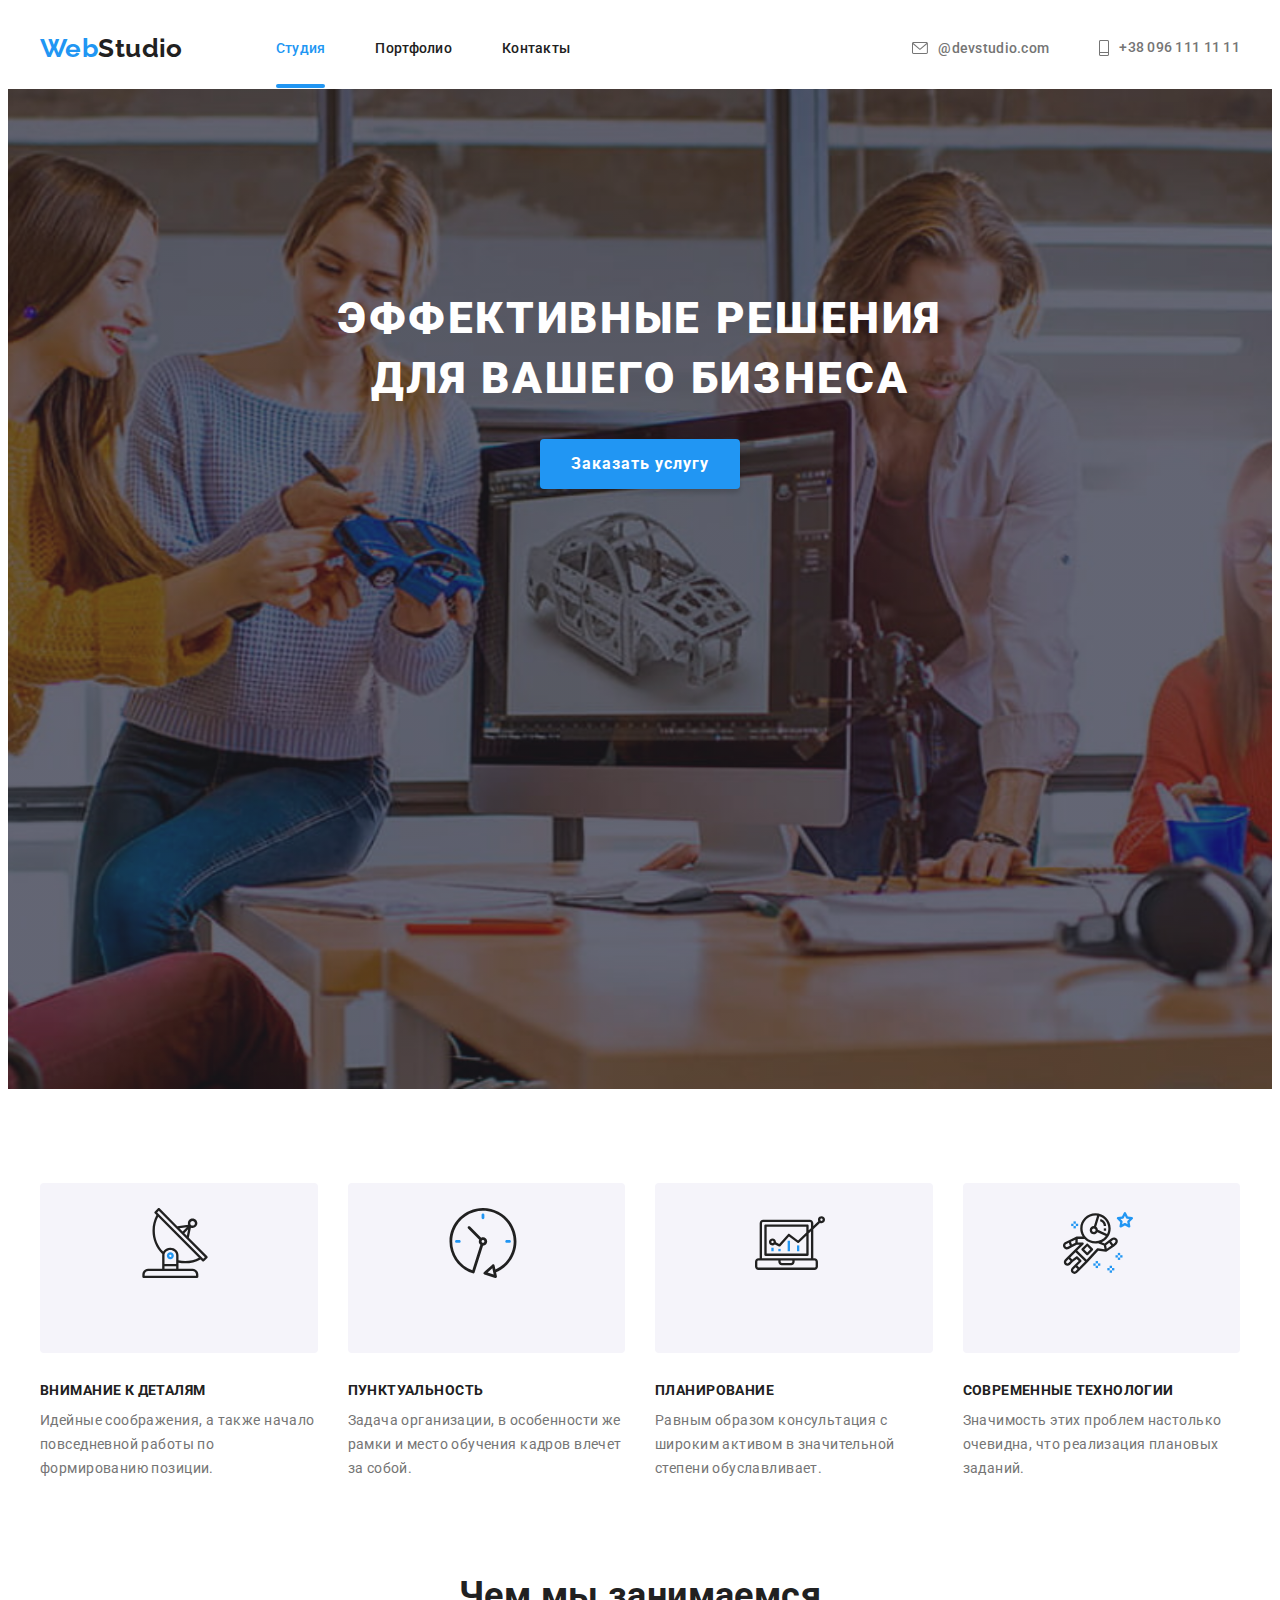
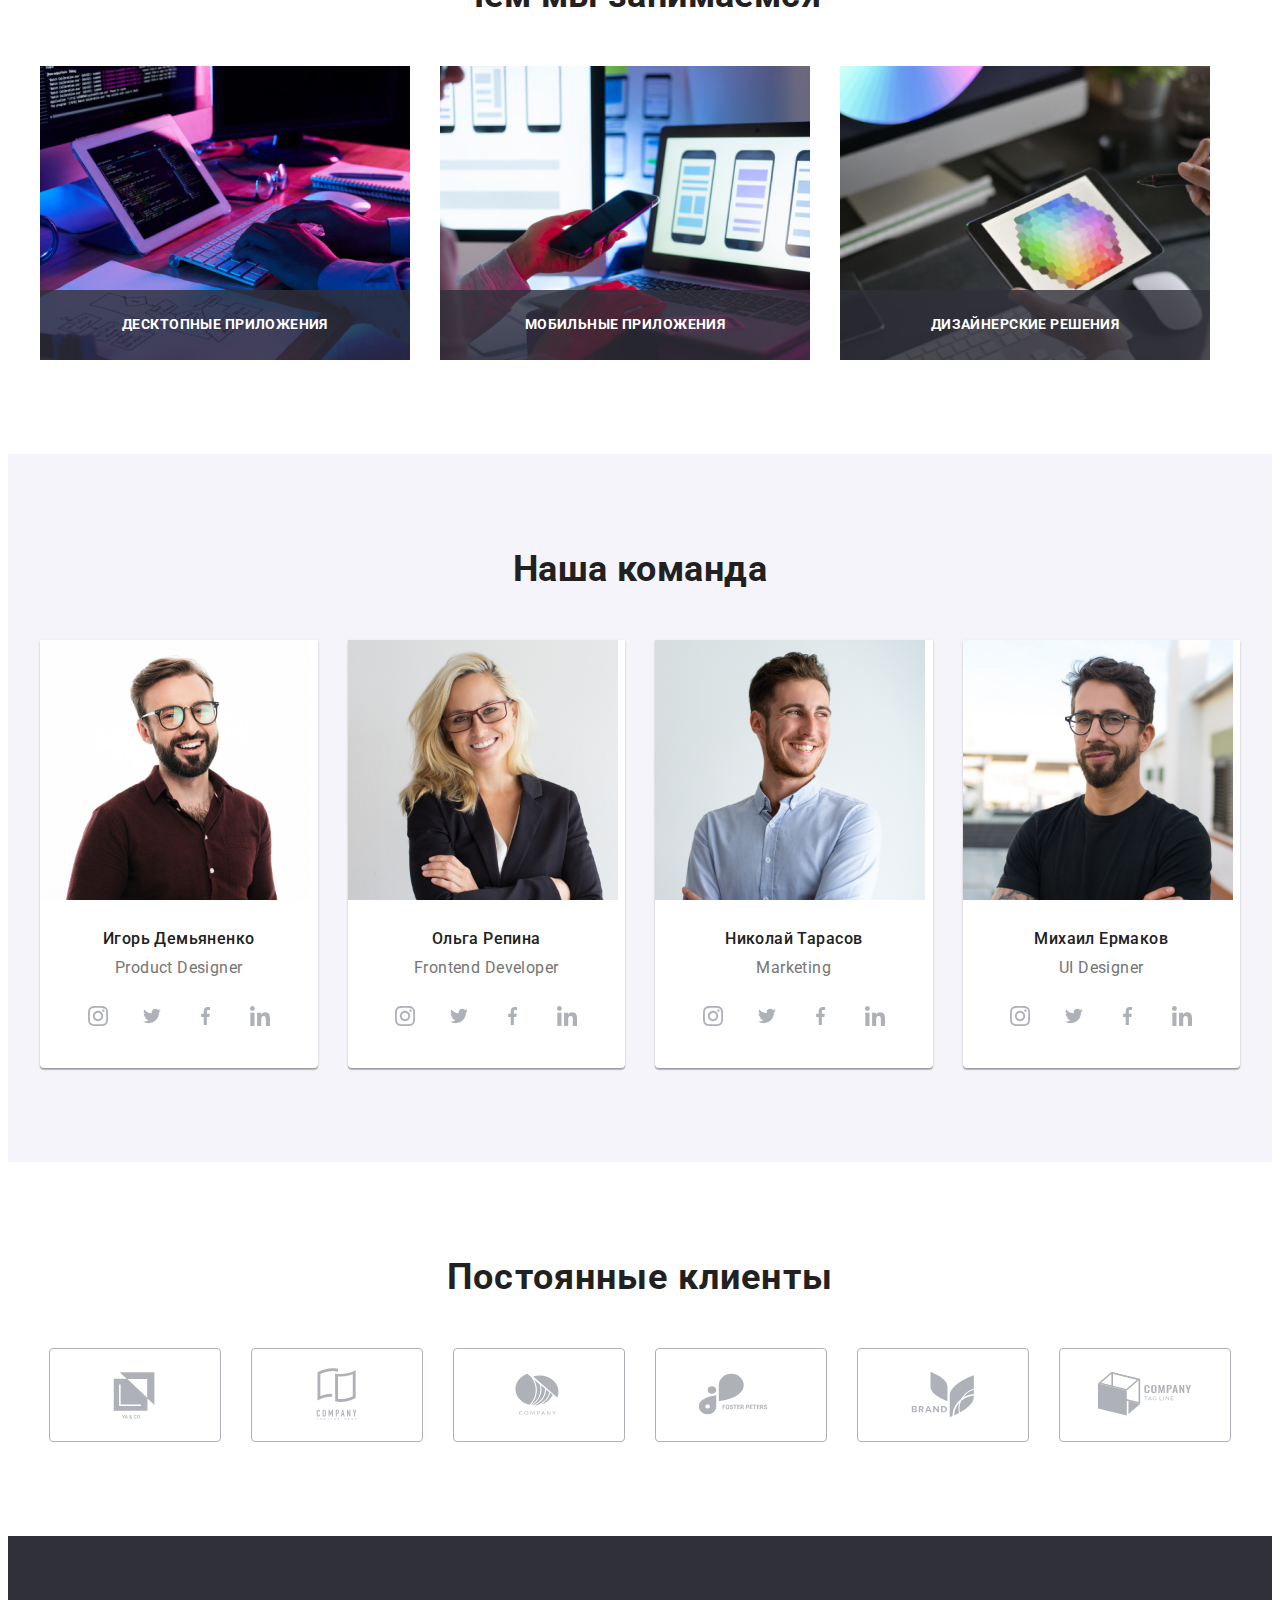
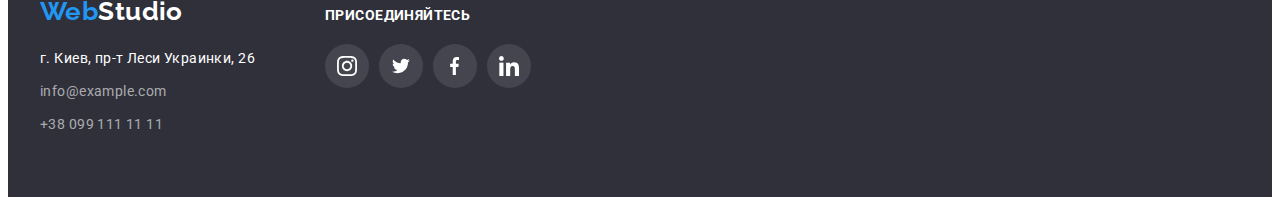
<file: index.html>
<!DOCTYPE html>
<html lang="en">
  <head>
    <meta charset="UTF-8" />
    <meta http-equiv="X-UA-Compatible" content="IE=edge" />
    <meta name="viewport" content="width=device-width, initial-scale=1.0" />
    <link
      rel="stylesheet"
      href="https://cdnjs.cloudflare.com/ajax/libs/modern-normalize/1.1.0/modern-normalize.min.css"
      integrity="sha512-wpPYUAdjBVSE4KJnH1VR1HeZfpl1ub8YT/NKx4PuQ5NmX2tKuGu6U/JRp5y+Y8XG2tV+wKQpNHVUX03MfMFn9Q=="
      crossorigin="anonymous"
      referrerpolicy="no-referrer"
    />
    <link rel="stylesheet" href="./css/styles.css" />
    <link rel="preconnect" href="https://fonts.googleapis.com" />
    <link rel="preconnect" href="https://fonts.gstatic.com" crossorigin />
    <link
      href="https://fonts.googleapis.com/css2?family=Roboto:wght@300;400;500;700&display=swap"
      rel="stylesheet"
    />
    <link
      href="https://fonts.googleapis.com/css2?family=Raleway:wght@400;500;700&family=Roboto:wght@300;400;500;700&display=swap"
      rel="stylesheet"
    />
    <title>WebStudio</title>
  </head>
  <body>
    <header class="header">
      <div class="container">
        <nav class="header-nav">
          <a href="./index.html" class="header-logo"><span>Web</span>Studio</a>
          <ul class="header-list">
            <li class="header-item"><a href="" class="header-link studio">Студия</a></li>
            <li class="header-item">
              <a href="../goit-markup-hw-05/portfolio.html" class="header-link">Портфолио</a>
            </li>
            <li class="header-item"><a href="" class="header-link">Контакты</a></li>
          </ul>
        </nav>
        <ul class="header-list header-contacts">
          <li class="item-contacts">
            <a href="mailto:info@devstudio.com" class="link-contacts">
              <svg class="header-icon" width="16" height="12">
                <use href="./images/sprite.svg#icon-envelope"></use></svg
              >@devstudio.com</a
            >
          </li>
          <li class="item-contacts">
            <a href="tel:+380961111111" class="link-contacts"
              ><svg class="header-icon" width="10" height="16">
                <use href="./images/sprite.svg#icon-tel"></use></svg
              >+38 096 111 11 11</a
            >
          </li>
        </ul>
      </div>
    </header>
    <main>
      <section class="hero">
        <div class="container">
          <h1 class="hero-title">Эффективные решения для вашего бизнеса</h1>
          <button type="button" class="hero-btn" data-modal-open>Заказать услугу</button>
        </div>
      </section>
      <section class="pref">
        <div class="container">
          <h2 class="visually-hidden">Преимущества</h2>
          <ul class="pref-list">
            <li class="pref-item">
              <div class="pref-block">
                <svg class="pref-icon" width="70" height="70">
                  <use href="./images/sprite.svg#icon-antenna"></use>
                </svg>
              </div>
              <h3 class="pref-title">Внимание к деталям</h3>
              <p class="pref-text">
                Идейные соображения, а также начало повседневной работы по формированию позиции.
              </p>
            </li>
            <li class="pref-item">
              <div class="pref-block">
                <svg class="pref-icon" width="70" height="70">
                  <use href="./images/sprite.svg#icon-clock"></use>
                </svg>
              </div>
              <h3 class="pref-title">Пунктуальность</h3>
              <p class="pref-text">
                Задача организации, в особенности же рамки и место обучения кадров влечет за собой.
              </p>
            </li>
            <li class="pref-item">
              <div class="pref-block">
                <svg class="pref-icon" width="70" height="70">
                  <use href="./images/sprite.svg#icon-diagram"></use>
                </svg>
              </div>
              <h3 class="pref-title">Планирование</h3>
              <p class="pref-text">
                Равным образом консультация с широким активом в значительной степени обуславливает.
              </p>
            </li>
            <li class="pref-item">
              <div class="pref-block">
                <svg class="pref-icon" width="70" height="70">
                  <use href="./images/sprite.svg#icon-astronaut"></use>
                </svg>
              </div>
              <h3 class="pref-title">Современные технологии</h3>
              <p class="pref-text">
                Значимость этих проблем настолько очевидна, что реализация плановых заданий.
              </p>
            </li>
          </ul>
        </div>
      </section>
      <section class="work section">
        <div class="container">
          <h2 class="work-title">Чем мы занимаемся</h2>
          <ul class="work-list">
            <li class="work-item">
              <img src="./images/1.jpg" alt="картинка 1" width="370" />
              <p class="work-item-text">Десктопные приложения</p>
            </li>
            <li class="work-item">
              <img src="./images/2.jpg" alt="картинка 2" width="370" />
              <p class="work-item-text">Мобильные приложения</p>
            </li>
            <li class="work-item">
              <img src="./images/3.jpg" alt="картинка 3" width="370" />
              <p class="work-item-text">Дизайнерские решения</p>
            </li>
          </ul>
        </div>
      </section>
      <section class="team section">
        <div class="container">
          <h2 class="team-title">Наша команда</h2>
          <ul class="team-list">
            <li class="team-item">
              <img src="./images/p1.jpg" alt="работник1" width="270" />
              <div class="team-item-wrap">
                <h3 class="team-worker">Игорь Демьяненко</h3>
                <p class="team-text">Product Designer</p>
                <ul class="soc-icons">
                  <li class="team-soc-item">
                    <a href="" class="team-soc-link">
                      <svg class="icon-team" width="20" height="20">
                        <use href="./images/sprite.svg#icon-instagram"></use>
                      </svg>
                    </a>
                  </li>
                  <li class="team-soc-item">
                    <a href="" class="team-soc-link">
                      <svg class="icon-team" width="20" height="16">
                        <use href="./images/sprite.svg#icon-twitter"></use>
                      </svg>
                    </a>
                  </li>
                  <li class="team-soc-item">
                    <a href="" class="team-soc-link">
                      <svg class="icon-team" width="10" height="20">
                        <use href="./images/sprite.svg#icon-facebook"></use>
                      </svg>
                    </a>
                  </li>
                  <li class="team-soc-item">
                    <a href="" class="team-soc-link">
                      <svg class="icon-team" width="20" height="20">
                        <use href="./images/sprite.svg#icon-linkedin"></use>
                      </svg>
                    </a>
                  </li>
                </ul>
              </div>
            </li>
            <li class="team-item">
              <img src="./images/p2.jpg" alt="работник2" width="270" />
              <div class="team-item-wrap">
                <h3 class="team-worker">Ольга Репина</h3>
                <p class="team-text">Frontend Developer</p>

                <ul class="soc-icons">
                  <li class="team-soc-item">
                    <a href="" class="team-soc-link">
                      <svg class="icon-team" width="20" height="20">
                        <use href="./images/sprite.svg#icon-instagram"></use>
                      </svg>
                    </a>
                  </li>
                  <li class="team-soc-item">
                    <a href="" class="team-soc-link">
                      <svg class="icon-team" width="20" height="16">
                        <use href="./images/sprite.svg#icon-twitter"></use>
                      </svg>
                    </a>
                  </li>
                  <li class="team-soc-item">
                    <a href="" class="team-soc-link">
                      <svg class="icon-team" width="10" height="20">
                        <use href="./images/sprite.svg#icon-facebook"></use>
                      </svg>
                    </a>
                  </li>
                  <li class="team-soc-item">
                    <a href="" class="team-soc-link">
                      <svg class="icon-team" width="20" height="20">
                        <use href="./images/sprite.svg#icon-linkedin"></use>
                      </svg>
                    </a>
                  </li>
                </ul>
              </div>
            </li>
            <li class="team-item">
              <img src="./images/p3.jpg" alt="работник3" width="270" />
              <div class="team-item-wrap">
                <h3 class="team-worker">Николай Тарасов</h3>
                <p class="team-text">Marketing</p>

                <ul class="soc-icons">
                  <li class="team-soc-item">
                    <a href="" class="team-soc-link">
                      <svg class="icon-team" width="20" height="20">
                        <use href="./images/sprite.svg#icon-instagram"></use>
                      </svg>
                    </a>
                  </li>
                  <li class="team-soc-item">
                    <a href="" class="team-soc-link">
                      <svg class="icon-team" width="20" height="16">
                        <use href="./images/sprite.svg#icon-twitter"></use>
                      </svg>
                    </a>
                  </li>
                  <li class="team-soc-item">
                    <a href="" class="team-soc-link">
                      <svg class="icon-team" width="10" height="20">
                        <use href="./images/sprite.svg#icon-facebook"></use>
                      </svg>
                    </a>
                  </li>
                  <li class="team-soc-item">
                    <a href="" class="team-soc-link">
                      <svg class="icon-team" width="20" height="20">
                        <use href="./images/sprite.svg#icon-linkedin"></use>
                      </svg>
                    </a>
                  </li>
                </ul>
              </div>
            </li>
            <li class="team-item">
              <img src="./images/p4.jpg" alt="работник4" width="270" />
              <div class="team-item-wrap">
                <h3 class="team-worker">Михаил Ермаков</h3>
                <p class="team-text">UI Designer</p>

                <ul class="soc-icons">
                  <li class="team-soc-item">
                    <a href="" class="team-soc-link">
                      <svg class="icon-team" width="20" height="20">
                        <use href="./images/sprite.svg#icon-instagram"></use>
                      </svg>
                    </a>
                  </li>
                  <li class="team-soc-item">
                    <a href="" class="team-soc-link">
                      <svg class="icon-team" width="20" height="16">
                        <use href="./images/sprite.svg#icon-twitter"></use>
                      </svg>
                    </a>
                  </li>
                  <li class="team-soc-item">
                    <a href="" class="team-soc-link">
                      <svg class="icon-team" width="10" height="20">
                        <use href="./images/sprite.svg#icon-facebook"></use>
                      </svg>
                    </a>
                  </li>
                  <li class="team-soc-item">
                    <a href="" class="team-soc-link">
                      <svg class="icon-team" width="20" height="20">
                        <use href="./images/sprite.svg#icon-linkedin"></use>
                      </svg>
                    </a>
                  </li>
                </ul>
              </div>
            </li>
          </ul>
        </div>
      </section>
      <section class="clients section">
        <div class="container">
          <h2 class="clients-title">Постоянные клиенты</h2>
          <ul class="clients-list">
            <li class="clients-item">
              <a href="" class="clients-link">
                <svg class="clients-icon" width="106" height="60">
                  <use href="./images/sprite.svg#icon-Logo1"></use>
                </svg>
              </a>
            </li>
            <li class="clients-item">
              <a href="" class="clients-link">
                <svg class="clients-icon" width="106" height="60">
                  <use href="./images/sprite.svg#icon-Logo2"></use>
                </svg>
              </a>
            </li>
            <li class="clients-item">
              <a href="" class="clients-link">
                <svg class="clients-icon" width="106" height="60">
                  <use href="./images/sprite.svg#icon-Logo3"></use>
                </svg>
              </a>
            </li>
            <li class="clients-item">
              <a href="" class="clients-link">
                <svg class="clients-icon" width="106" height="60">
                  <use href="./images/sprite.svg#icon-Logo4"></use>
                </svg>
              </a>
            </li>
            <li class="clients-item">
              <a href="" class="clients-link">
                <svg class="clients-icon" width="106" height="60">
                  <use href="./images/sprite.svg#icon-Logo5"></use>
                </svg>
              </a>
            </li>
            <li class="clients-item">
              <a href="" class="clients-link">
                <svg class="clients-icon" width="106" height="60">
                  <use href="./images/sprite.svg#icon-Logo6"></use>
                </svg>
              </a>
            </li>
          </ul>
        </div>
      </section>
    </main>
    <footer class="footer">
      <div class="container">
        <div class="footer-address">
          <a href="./index.html" class="footer-logo"><span>Web</span>Studio</a>
          <address>
            <ul class="footer-list">
              <li class="footer-item">
                <a
                  href="https://goo.gl/maps/t3Y8ttDa6r9vXGK56"
                  target="_blank"
                  rel="noreferrer noopener"
                  class="footer-map footer-link-contacts"
                  >г. Киев, пр-т Леси Украинки, 26</a
                >
              </li>
              <li class="footer-item">
                <a href="mailto:info@example.com" class="footer-link-contacts">info@example.com</a>
              </li>
              <li class="footer-item">
                <a href="tel:+380991111111" class="footer-link-contacts">+38 099 111 11 11</a>
              </li>
            </ul>
          </address>
        </div>
        <div class="footer-connect">
          <h2 class="footer-title">присоединяйтесь</h2>
          <ul class="footer-icons-list">
            <li class="footer-icons-item">
              <a href="" class="footer-link">
                <svg class="icon-footer" width="20" height="20">
                  <use href="./images/sprite.svg#icon-instagram"></use>
                </svg>
              </a>
            </li>
            <li class="footer-icons-item">
              <a href="" class="footer-link">
                <svg class="icon-footer" width="20" height="16">
                  <use href="./images/sprite.svg#icon-twitter"></use>
                </svg>
              </a>
            </li>
            <li class="footer-icons-item">
              <a href="" class="footer-link">
                <svg class="icon-footer" width="10" height="20">
                  <use href="./images/sprite.svg#icon-facebook"></use>
                </svg>
              </a>
            </li>
            <li class="footer-icons-item">
              <a href="" class="footer-link">
                <svg class="icon-footer" width="20" height="20">
                  <use href="./images/sprite.svg#icon-linkedin"></use>
                </svg>
              </a>
            </li>
          </ul>
        </div>
      </div>
    </footer>
    <div class="backdrop is-hidden" data-modal>
      <div class="modal">
        <button type="button" class="modal-close-btn" data-modal-close>
          <svg width="11" height="11">
            <use href="./images/sprite.svg#icon-close-modal"></use>
          </svg>
        </button>
      </div>
    </div>
    <script src="./js/modal.js"></script>
  </body>
</html>
</file>
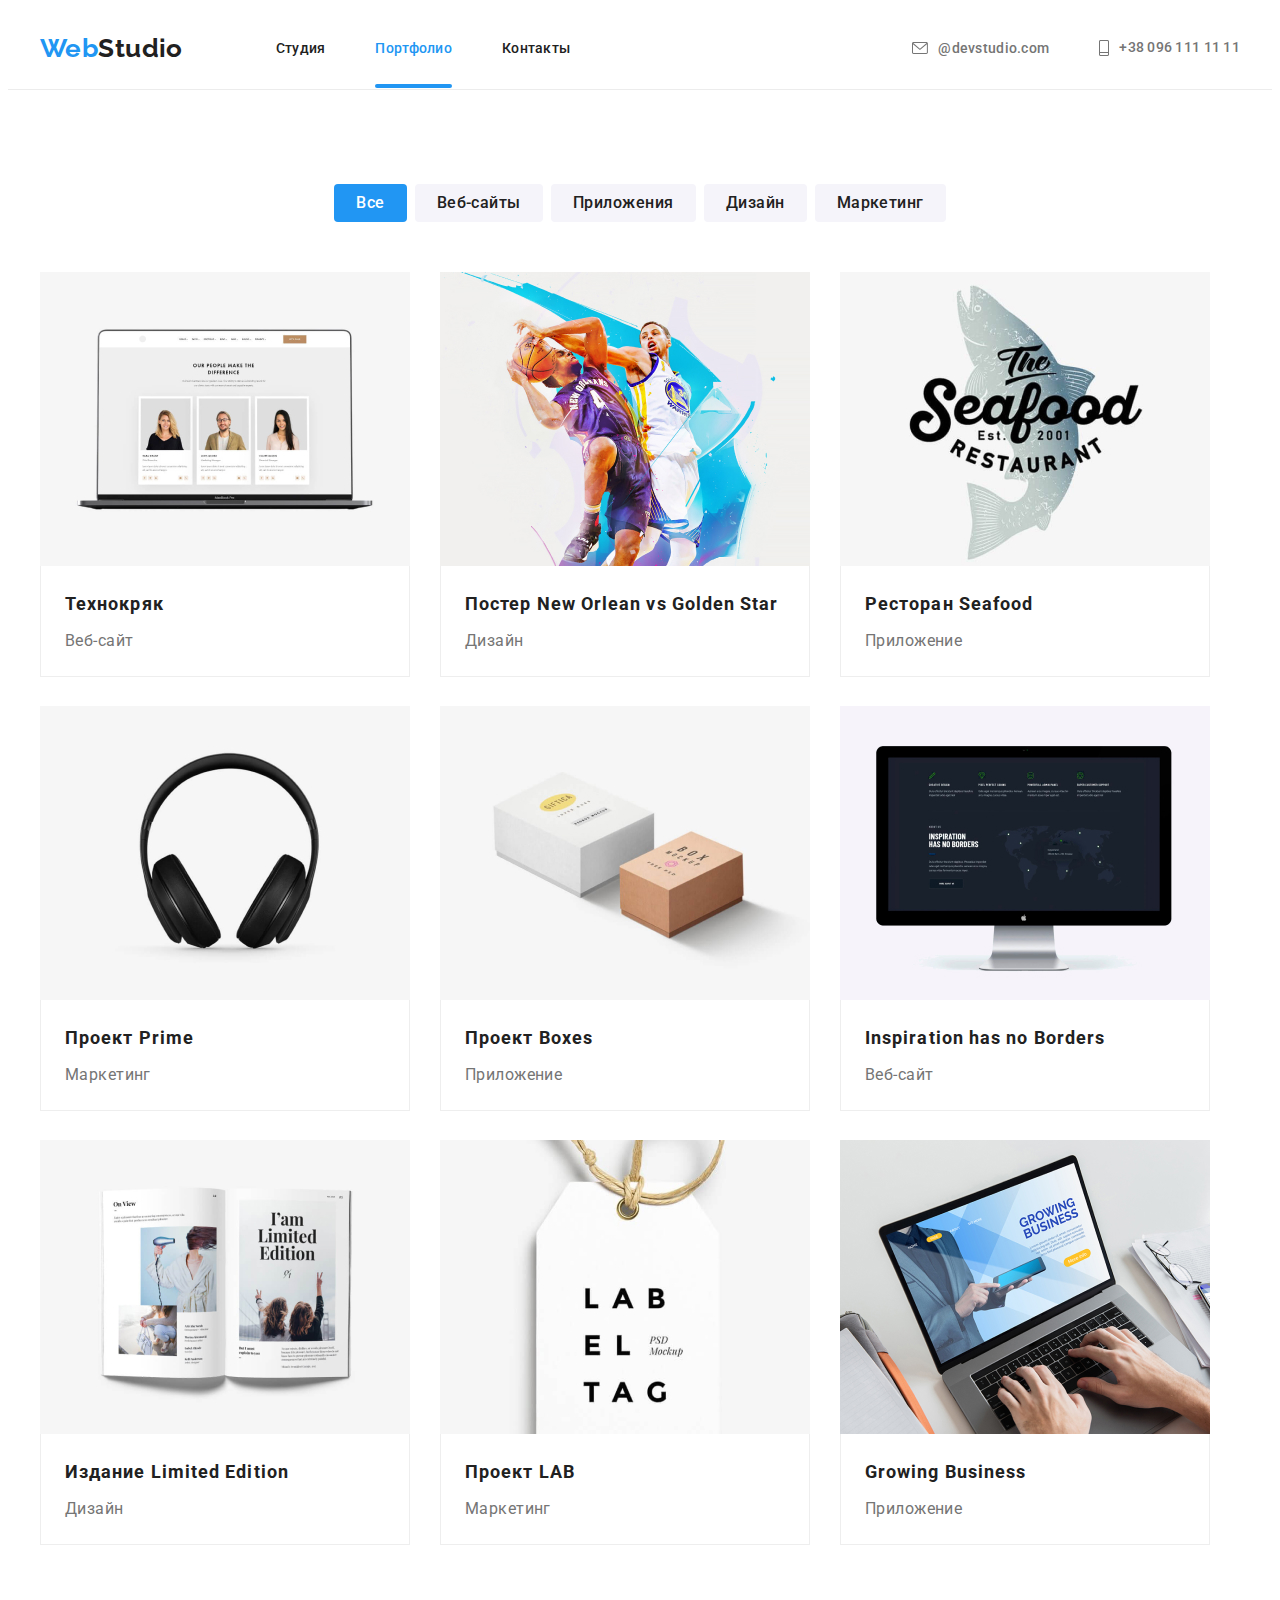
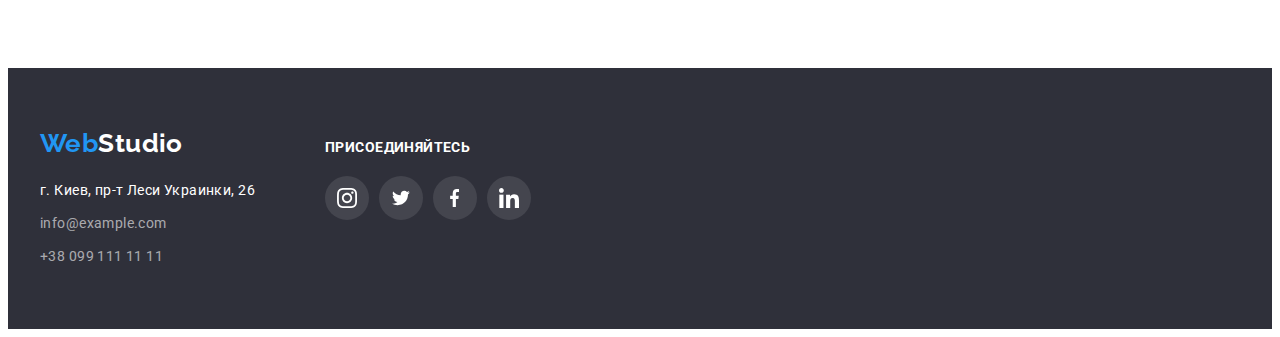
<file: portfolio.html>
<!DOCTYPE html>
<html lang="en">
  <head>
    <meta charset="UTF-8" />
    <meta http-equiv="X-UA-Compatible" content="IE=edge" />
    <meta name="viewport" content="width=device-width, initial-scale=1.0" />
    <link
      rel="stylesheet"
      href="https://cdnjs.cloudflare.com/ajax/libs/modern-normalize/1.1.0/modern-normalize.min.css"
      integrity="sha512-wpPYUAdjBVSE4KJnH1VR1HeZfpl1ub8YT/NKx4PuQ5NmX2tKuGu6U/JRp5y+Y8XG2tV+wKQpNHVUX03MfMFn9Q=="
      crossorigin="anonymous"
      referrerpolicy="no-referrer"
    />
    <link rel="stylesheet" href="./css/styles.css" />
    <link rel="preconnect" href="https://fonts.googleapis.com" />
    <link rel="preconnect" href="https://fonts.gstatic.com" crossorigin />
    <link
      href="https://fonts.googleapis.com/css2?family=Roboto:wght@300;400;500;700&display=swap"
      rel="stylesheet"
    />
    <link
      href="https://fonts.googleapis.com/css2?family=Raleway:wght@400;500;700&family=Roboto:wght@300;400;500;700&display=swap"
      rel="stylesheet"
    />
    <title>Portfolio</title>
  </head>
  <body>
    <header class="header port-header">
      <div class="container">
        <nav class="header-nav">
          <a href="./index.html" class="header-logo"><span>Web</span>Studio</a>
          <ul class="header-list">
            <li class="header-item">
              <a href="../goit-markup-hw-05/index.html" class="header-link">Студия</a>
            </li>
            <li class="header-item">
              <a href="" class="header-link port">Портфолио</a>
            </li>
            <li class="header-item"><a href="" class="header-link">Контакты</a></li>
          </ul>
        </nav>
        <ul class="header-list header-contacts">
          <li class="item-contacts">
            <a href="mailto:info@devstudio.com" class="link-contacts">
              <svg class="header-icon" width="16" height="12">
                <use href="./images/sprite.svg#icon-envelope"></use></svg
              >@devstudio.com</a
            >
          </li>
          <li class="item-contacts">
            <a href="tel:+380961111111" class="link-contacts"
              ><svg class="header-icon" width="10" height="16">
                <use href="./images/sprite.svg#icon-tel"></use></svg
              >+38 096 111 11 11</a
            >
          </li>
        </ul>
      </div>
    </header>
    <main>
      <section class="portfolio section">
        <div class="container">
          <h1 class="portfolio-title">Портфолио</h1>
          <ul class="portfolio-list">
            <li class="portfolio-item">
              <button type="button" class="portfolio-item-btn all">Все</button>
            </li>
            <li class="portfolio-item">
              <button type="button" class="portfolio-item-btn">Веб-сайты</button>
            </li>
            <li class="portfolio-item">
              <button type="button" class="portfolio-item-btn">Приложения</button>
            </li>
            <li class="portfolio-item">
              <button type="button" class="portfolio-item-btn">Дизайн</button>
            </li>
            <li class="portfolio-item">
              <button type="button" class="portfolio-item-btn">Маркетинг</button>
            </li>
          </ul>
          <ul class="list-project">
            <li class="project-item">
              <a href="" class="project-item-link">
                <div class="project-item-wrap">
                  <img src="./images/11.jpg" width="370" alt="проект 1" />
                  <p class="project-top-text">
                    Ресурс предлагает комплексные предложения с разным уровнем функционала и
                    сервисов. Все это позволит посетителю получить исчерпывающие сведения о компании
                    или частном лице.
                  </p>
                </div>
                <div class="project-wrap">
                  <h2 class="project-title">Технокряк</h2>
                  <p class="project-text">Веб-сайт</p>
                </div>
              </a>
            </li>
            <li class="project-item">
              <a href="" class="project-item-link">
                <div class="project-item-wrap">
                  <img src="./images/22.jpg" width="370" alt="проект 2" />
                  <p class="project-top-text">
                    Ресурс предлагает комплексные предложения с разным уровнем функционала и
                    сервисов. Все это позволит посетителю получить исчерпывающие сведения о компании
                    или частном лице.
                  </p>
                </div>
                <div class="project-wrap">
                  <h2 class="project-title">Постер New Orlean vs Golden Star</h2>
                  <p class="project-text">Дизайн</p>
                </div>
              </a>
            </li>
            <li class="project-item">
              <a href="" class="project-item-link">
                <div class="project-item-wrap">
                  <img src="./images/33.jpg" width="370" alt="проект 3" />
                  <p class="project-top-text">
                    Ресурс предлагает комплексные предложения с разным уровнем функционала и
                    сервисов. Все это позволит посетителю получить исчерпывающие сведения о компании
                    или частном лице.
                  </p>
                </div>
                <div class="project-wrap">
                  <h2 class="project-title">Ресторан Seafood</h2>
                  <p class="project-text">Приложение</p>
                </div>
              </a>
            </li>
            <li class="project-item">
              <a href="" class="project-item-link">
                <div class="project-item-wrap">
                  <img src="./images/44.jpg" width="370" alt="проект 4" />
                  <p class="project-top-text">
                    Ресурс предлагает комплексные предложения с разным уровнем функционала и
                    сервисов. Все это позволит посетителю получить исчерпывающие сведения о компании
                    или частном лице.
                  </p>
                </div>
                <div class="project-wrap">
                  <h2 class="project-title">Проект Prime</h2>
                  <p class="project-text">Маркетинг</p>
                </div>
              </a>
            </li>
            <li class="project-item">
              <a href="" class="project-item-link">
                <div class="project-item-wrap">
                  <img src="./images/55.jpg" width="370" alt="проект 5" />
                  <p class="project-top-text">
                    Ресурс предлагает комплексные предложения с разным уровнем функционала и
                    сервисов. Все это позволит посетителю получить исчерпывающие сведения о компании
                    или частном лице.
                  </p>
                </div>
                <div class="project-wrap">
                  <h2 class="project-title">Проект Boxes</h2>
                  <p class="project-text">Приложение</p>
                </div>
              </a>
            </li>
            <li class="project-item">
              <a href="" class="project-item-link">
                <div class="project-item-wrap">
                  <img src="./images/66.jpg" width="370" alt="проект 6" />
                  <p class="project-top-text">
                    Ресурс предлагает комплексные предложения с разным уровнем функционала и
                    сервисов. Все это позволит посетителю получить исчерпывающие сведения о компании
                    или частном лице.
                  </p>
                </div>
                <div class="project-wrap">
                  <h2 class="project-title">Inspiration has no Borders</h2>
                  <p class="project-text">Веб-сайт</p>
                </div>
              </a>
            </li>
            <li class="project-item">
              <a href="" class="project-item-link">
                <div class="project-item-wrap">
                  <img src="./images/77.jpg" width="370" alt="проект 7" />
                  <p class="project-top-text">
                    Ресурс предлагает комплексные предложения с разным уровнем функционала и
                    сервисов. Все это позволит посетителю получить исчерпывающие сведения о компании
                    или частном лице.
                  </p>
                </div>
                <div class="project-wrap">
                  <h2 class="project-title">Издание Limited Edition</h2>
                  <p class="project-text">Дизайн</p>
                </div>
              </a>
            </li>
            <li class="project-item">
              <a href="" class="project-item-link">
                <div class="project-item-wrap">
                  <img src="./images/88.jpg" width="370" alt="проект 8" />
                  <p class="project-top-text">
                    Ресурс предлагает комплексные предложения с разным уровнем функционала и
                    сервисов. Все это позволит посетителю получить исчерпывающие сведения о компании
                    или частном лице.
                  </p>
                </div>
                <div class="project-wrap">
                  <h2 class="project-title">Проект LAB</h2>
                  <p class="project-text">Маркетинг</p>
                </div>
              </a>
            </li>
            <li class="project-item">
              <a href="" class="project-item-link">
                <div class="project-item-wrap">
                  <img src="./images/99.jpg" width="370" alt="проект 9" />
                  <p class="project-top-text">
                    Ресурс предлагает комплексные предложения с разным уровнем функционала и
                    сервисов. Все это позволит посетителю получить исчерпывающие сведения о компании
                    или частном лице.
                  </p>
                </div>
                <div class="project-wrap">
                  <h2 class="project-title">Growing Business</h2>
                  <p class="project-text">Приложение</p>
                </div>
              </a>
            </li>
          </ul>
        </div>
      </section>
    </main>
    <footer class="footer">
      <div class="container">
        <div class="footer-address">
          <a href="./index.html" class="footer-logo"><span>Web</span>Studio</a>
          <address>
            <ul class="footer-list">
              <li class="footer-item">
                <a
                  href="https://goo.gl/maps/t3Y8ttDa6r9vXGK56"
                  target="_blank"
                  rel="noreferrer noopener"
                  class="footer-map footer-link-contacts"
                  >г. Киев, пр-т Леси Украинки, 26</a
                >
              </li>
              <li class="footer-item">
                <a href="mailto:info@example.com" class="footer-link-contacts">info@example.com</a>
              </li>
              <li class="footer-item">
                <a href="tel:+380991111111" class="footer-link-contacts">+38 099 111 11 11</a>
              </li>
            </ul>
          </address>
        </div>
        <div class="footer-connect">
          <h2 class="footer-title">присоединяйтесь</h2>
          <ul class="footer-icons-list">
            <li class="footer-icons-item">
              <a href="" class="footer-link">
                <svg class="icon-footer" width="20" height="20">
                  <use href="./images/sprite.svg#icon-instagram"></use>
                </svg>
              </a>
            </li>
            <li class="footer-icons-item">
              <a href="" class="footer-link">
                <svg class="icon-footer" width="20" height="16">
                  <use href="./images/sprite.svg#icon-twitter"></use>
                </svg>
              </a>
            </li>
            <li class="footer-icons-item">
              <a href="" class="footer-link">
                <svg class="icon-footer" width="10" height="20">
                  <use href="./images/sprite.svg#icon-facebook"></use>
                </svg>
              </a>
            </li>
            <li class="footer-icons-item">
              <a href="" class="footer-link">
                <svg class="icon-footer" width="20" height="20">
                  <use href="./images/sprite.svg#icon-linkedin"></use>
                </svg>
              </a>
            </li>
          </ul>
        </div>
      </div>
    </footer>
  </body>
</html>
</file>
<file: css/styles.css>
:root {
  --default-color: #212121;
  --hover-color: #2196f3;
  --white-color: #ffffff;
  --paragraph-color: #757575;
  --background-color: #2f303a;
  --second-background: #f5f4fa;
}
p,
h1,
h2,
h3,
h4,
h5 {
  margin: 0;
}
body {
  font-family: 'Roboto', sans-serif;
  background-color: var(--white-color);
  color: var(--default-color);
  font-size: 14px;
  letter-spacing: 0.03em;
}
a {
  text-decoration: none;
}
img {
  display: block;
}
ul,
ol {
  list-style: none;
  margin: 0;
  padding: 0;
}
.container {
  width: 1200px;
  padding-left: 15px;
  padding-right: 15px;
  margin: 0 auto;
}
.section {
  padding-top: 94px;
  padding-bottom: 94px;
}

.visually-hidden {
  position: absolute;
  width: 1px;
  height: 1px;
  margin: -1px;
  border: 0;
  padding: 0;
  white-space: nowrap;
  clip-path: inset(100%);
  clip: rect(0 0 0 0);
  overflow: hidden;
}
/* --------------------------header------------------------------ */

.header .container {
  display: flex;
}
.header-logo {
  font-family: 'Raleway', 'sans-serif';
  font-size: 26px;
  color: var(--default-color);
  font-weight: 700;
  line-height: 1.19;
  margin-right: 93px;
}
.header-logo > span {
  color: var(--hover-color);
}
.header-nav {
  display: flex;
  align-items: center;
}
.header-list {
  display: flex;
  align-items: center;
  padding-bottom: 32px;
  padding-top: 32px;
}
.header-link {
  font-weight: 500;
  letter-spacing: 0.02em;
  line-height: 1.14;
  color: var(--default-color);
  transition: color 250ms cubic-bezier(0.4, 0, 0.2, 1);
  padding-top: 32px;
  padding-bottom: 32px;
}
.header-item:not(:last-child) {
  margin-right: 50px;
}
li > .port {
  color: var(--hover-color);
}

li > .studio {
  color: var(--hover-color);
}
.studio {
  position: relative;
}
.studio::after {
  content: '';
  position: absolute;
  width: 100%;
  height: 4px;
  left: 0;
  bottom: 0;
  background: #2196f3;
  border-radius: 2px;
}
.port {
  position: relative;
}
.port::after {
  content: '';
  position: absolute;
  width: 100%;
  height: 4px;
  left: 0;
  bottom: 0;
  background: #2196f3;
  border-radius: 2px;
}
.header-link:hover,
.header-link:focus {
  color: var(--hover-color);
}
.link-contacts:hover,
.link-contacts:focus {
  color: var(--hover-color);
  fill: var(--hover-color);
}
.header-contacts {
  display: flex;
  align-items: center;
  margin-left: auto;
}
.item-contacts:first-child {
  margin-right: 50px;
}
.header-icon {
  margin-right: 10px;
}
.link-contacts {
  color: var(--paragraph-color);
  font-weight: 500;
  letter-spacing: 0.02em;
  line-height: 1.14;
  fill: #757575;
  display: flex;
  align-items: center;
  transition: color 250ms cubic-bezier(0.4, 0, 0.2, 1), fill 250ms cubic-bezier(0.4, 0, 0.2, 1);
}

/* --------------------------hero--------------------------- */
.hero {
  background-color: #2f303a;
  background-image: linear-gradient(rgba(47, 48, 58, 0.4), rgba(47, 48, 58, 0.4)),
    url('../images/headerbg.jpg');
  background-repeat: no-repeat;
  background-size: cover;
  background-position: center;
  margin: 0 auto;
  max-width: 1600px;
  height: 600px;
  padding-top: 200px;
  padding-bottom: 200px;
}
.hero-title {
  margin: 0 auto;
  width: 696px;
  font-size: 44px;
  line-height: 1.36;
  font-weight: 900;
  color: var(--white-color);
  text-align: center;
  text-transform: uppercase;
  letter-spacing: 0.06em;
  margin-bottom: 30px;
}
.hero-btn {
  margin: 0 auto;
  display: block;
  min-width: 200px;
  min-height: 50px;
  background: var(--hover-color);
  box-shadow: 0px 4px 4px rgba(0, 0, 0, 0.15);
  border-radius: 4px;
  font-size: 16px;
  line-height: 1.87;
  font-weight: 700;
  font-family: 'Roboto';
  color: var(--white-color);
  align-items: center;
  text-align: center;
  letter-spacing: 0.06em;
  border: none;
  cursor: pointer;
  transition: 250ms cubic-bezier(0.4, 0, 0.2, 1);
}
.hero-btn:hover {
  background-color: #188ce8;
}
/* ---------------------------preferences--------------------------- */
.pref {
  padding-top: 94px;
}
.pref-list {
  display: flex;
  margin-left: -30px;
}
.pref-item {
  flex-basis: calc(100% / 4 - 30px);
  margin-left: 30px;
}
.pref-block {
  background-color: var(--second-background);
  height: 120px;
  border-radius: 4px;
  margin-bottom: 30px;
  padding: 25px 100px;
}
.pref-title {
  color: var(--default-color);
  text-transform: uppercase;
  font-weight: 700;
  line-height: 1.14;
  font-size: 14px;
  margin-bottom: 10px;
}
.pref-text {
  color: var(--paragraph-color);
  font-weight: 400;
  line-height: 1.71;
}

/* -------------------------------------work------------------------------- */

.work-title {
  font-size: 36px;
  font-weight: 700;
  line-height: 1.16;
  color: var(--default-color);
  text-align: center;
  margin-bottom: 50px;
}
.work-list {
  display: flex;
}
.work-item:not(:last-child) {
  margin-right: 30px;
}
.work-item {
  position: relative;
}
.work-item-text {
  font-weight: 700;
  line-height: 1.14;
  text-align: center;
  text-transform: uppercase;
  color: var(--white-color);
  position: absolute;
  bottom: 0;
  height: 70px;
  width: 100%;
  background-color: rgba(47, 48, 58, 0.8);
  display: flex;
  justify-content: center;
  align-items: center;
}
/* ----------------------team------------------------------ */

.team {
  background-color: var(--second-background);
}
.team-title {
  color: var(--default-color);
  font-size: 36px;
  font-weight: 700;
  text-align: center;
  margin-bottom: 50px;
}
.team-item {
  background-color: var(--white-color);
  width: 270px;
  box-shadow: 0px 1px 3px rgba(0, 0, 0, 0.12), 0px 1px 1px rgba(0, 0, 0, 0.14),
    0px 2px 1px rgba(0, 0, 0, 0.2);
  border-radius: 0px 0px 4px 4px;
  flex-basis: calc(100% / 4 - 30px);
  margin-left: 30px;
}
.team-list {
  display: flex;
  margin-left: -30px;
}
.team-worker {
  font-size: 16px;
  color: var(--default-color);
  font-weight: 500;
  text-align: center;
  line-height: 1.18;
  margin-bottom: 10px;
}
.team-text {
  color: var(--paragraph-color);
  font-size: 16px;
  line-height: 1.18;
  font-weight: 400;
  text-align: center;
  margin-bottom: 16px;
}
.team-item-wrap {
  padding-top: 30px;
  padding-bottom: 30px;
}
.soc-icons {
  display: flex;
  justify-content: center;
  align-items: center;
}
.team-soc-link {
  background-color: #ffffff;
  display: flex;
  fill: #afb1b8;
  width: 44px;
  height: 44px;
  border-radius: 50%;
  align-items: center;
  justify-content: center;
  transition: fill 250ms cubic-bezier(0.4, 0, 0.2, 1),
    background-color 250ms cubic-bezier(0.4, 0, 0.2, 1);
}
.team-soc-item:not(:last-child) {
  margin-right: 10px;
}
.team-soc-link:hover,
.team-soc-link:focus {
  background-color: var(--hover-color);
  fill: #ffffff;
}
/*-----------------------------clients-------------------------*/
.clients-title {
  font-weight: 700;
  font-size: 36px;
  line-height: 1.17;
  text-align: center;
  letter-spacing: 0.03em;
  color: #212121;
  margin-bottom: 50px;
}
.clients-list {
  display: flex;
  align-items: center;
  justify-content: center;
}
.clients-item:not(:last-child) {
  margin-right: 30px;
}
.clients-link {
  display: flex;
  width: 170px;
  height: 92px;
  border: 1px solid #afb1b8;
  border-radius: 4px;
  fill: #afb1b8;
  align-items: center;
  justify-content: center;
  transition: fill 250ms cubic-bezier(0.4, 0, 0.2, 1), border 250ms cubic-bezier(0.4, 0, 0.2, 1);
}
.clients-link:hover {
  fill: var(--hover-color);
  border: 1px solid var(--hover-color);
}
/* ---------------------------footer--------------------------------- */

address {
  font-style: normal;
  margin-top: 20px;
}
.footer {
  background: var(--background-color);
  padding-top: 60px;
  padding-bottom: 60px;
}
.footer .container {
  display: flex;
  align-items: baseline;
}
.footer-logo {
  display: block;
  font-family: 'Raleway', 'sans-serif';
  font-size: 26px;
  line-height: 1.19;
  font-weight: 700;
  color: var(--white-color);
}
.footer-logo > span {
  color: var(--hover-color);
}
.footer-item:not(:last-child) {
  margin-bottom: 9px;
}

.footer-link-contacts {
  font-weight: 400;
  line-height: 1.71;
  letter-spacing: 0.03em;
  color: rgba(255, 255, 255, 0.6);
  transition: color 250ms cubic-bezier(0.4, 0, 0.2, 1);
}
.footer-item .footer-map {
  color: var(--white-color);
}
.footer-link-contacts:hover,
.footer-link-contacts:focus {
  color: var(--hover-color);
}
.footer-address {
  margin-right: 70px;
}
.footer-title {
  font-weight: 700;
  font-size: 14px;
  line-height: 1.14;
  letter-spacing: 0.03em;
  text-transform: uppercase;
  color: #ffffff;
  margin-bottom: 20px;
}
.footer-icons-list {
  display: flex;
  align-items: center;
  justify-content: center;
}
.footer-link {
  display: flex;
  width: 44px;
  height: 44px;
  border-radius: 50%;
  align-items: center;
  justify-content: center;
  background-color: rgba(255, 255, 255, 0.1);
  fill: #ffffff;
  transition: background-color 250ms cubic-bezier(0.4, 0, 0.2, 1);
}
.footer-icons-item:not(:last-child) {
  margin-right: 10px;
}
.footer-link:hover,
.footer-link:focus {
  background-color: var(--hover-color);
}
/* ------------------------portfolio menu---------------------- */
.port-header {
  border-bottom: 1px solid #ececec;
}
.portfolio-title {
  position: absolute;
  white-space: nowrap;
  width: 1px;
  height: 1px;
  overflow: hidden;
  border: 0;
  padding: 0;
  clip: rect(0 0 0 0);
  clip-path: inset(50%);
}
.portfolio-list {
  display: flex;
  justify-content: center;
  margin-bottom: 50px;
}
.portfolio-item-btn {
  background-color: var(--second-background);
  border-radius: 4px;
  font-family: 'Roboto';
  cursor: pointer;
  font-style: normal;
  font-weight: 500;
  font-size: 16px;
  line-height: 1.62;
  letter-spacing: 0.03em;
  text-align: center;
  color: var(--default-color);
  border: 0;
  padding: 6px 22px;
  transition: background-color 250ms cubic-bezier(0.4, 0, 0.2, 1),
    color 250ms cubic-bezier(0.4, 0, 0.2, 1), box-shadow 250ms cubic-bezier(0.4, 0, 0.2, 1);
}
.portfolio-item:not(:last-child) {
  margin-right: 8px;
}
li > .all {
  color: var(--white-color);
  background-color: var(--hover-color);
}

.portfolio-item-btn:hover,
.portfolio-item-btn:focus,
.portfolio-item-btn:active {
  background-color: var(--hover-color);
  color: var(--white-color);
  box-shadow: 0px 3px 1px rgba(0, 0, 0, 0.1), 0px 1px 2px rgba(0, 0, 0, 0.08),
    0px 2px 2px rgba(0, 0, 0, 0.12);
}

/* --------------------portfolio projects---------------------- */
.project-item {
  background-color: var(--white-color);
  width: 370px;
  height: 404px;
  flex-basis: calc(100 / 3 - 30px);
  margin-right: 30px;
  margin-bottom: 30px;
}
.project-item-link {
  display: block;
  transition: box-shadow 250ms cubic-bezier(0.4, 0, 0.2, 1);
}
.project-item-link:hover,
.project-item-link:focus {
  box-shadow: 0px 1px 1px rgba(0, 0, 0, 0.12), 0px 4px 4px rgba(0, 0, 0, 0.06),
    1px 4px 6px rgba(0, 0, 0, 0.16);
}
.list-project {
  display: flex;
  flex-wrap: wrap;
  margin-right: -30px;
  margin-bottom: -30px;
}
.list-project:nth-last-child(-n + 3) {
  margin-bottom: 0;
}
.project-item-link:hover .project-top-text,
.project-item-link:focus .project-top-text {
  transform: translateY(0);
}
.project-item-wrap {
  position: relative;
  overflow: hidden;
}

.project-top-text {
  position: absolute;
  top: 0;
  padding: 63px 24px;
  font-weight: 400;
  font-size: 18px;
  line-height: 1.56;
  letter-spacing: 0.03em;
  color: #ffffff;
  background-color: rgba(33, 150, 243, 0.9);
  transform: translateY(100%);
  transition: transform 250ms cubic-bezier(0.4, 0, 0.2, 1);
}
.project-wrap {
  padding: 20px 24px;
  border: 1px solid #eeeeee;
  border-top: none;
}
.project-title {
  font-weight: 700;
  font-size: 18px;
  line-height: 2;
  color: var(--default-color);
  letter-spacing: 0.06em;
  margin-bottom: 4px;
}
.project-text {
  font-weight: 400;
  font-size: 16px;
  line-height: 1.88;
  color: var(--paragraph-color);
}
.backdrop {
  width: 100%;
  height: 100%;
  background-color: #090b1351;
  position: fixed;
  opacity: 1;
  top: 0;
  transition: opacity 250ms cubic-bezier(0.4, 0, 0.2, 1);
}
.backdrop.is-hidden .modal {
  transform: translate(-50%, -50%) scale(0);
}
.modal {
  width: 528px;
  min-height: 581px;
  background-color: #ffffff;
  border-radius: 5px;
  position: absolute;
  top: 50%;
  left: 50%;
  transform: translate(-50%, -50%) scale(1);
  transition: transform 250ms cubic-bezier(0.4, 0, 0.2, 1);
}
.modal-close-btn {
  width: 30px;
  height: 30px;
  border: 1px solid rgba(0, 0, 0, 0.1);
  border-radius: 50%;
  background-color: transparent;
  position: absolute;
  top: 8px;
  right: 8px;
  display: flex;
  align-items: center;
  justify-content: center;
  cursor: pointer;
}
.is-hidden {
  opacity: 0;
  pointer-events: none;
}
</file>
